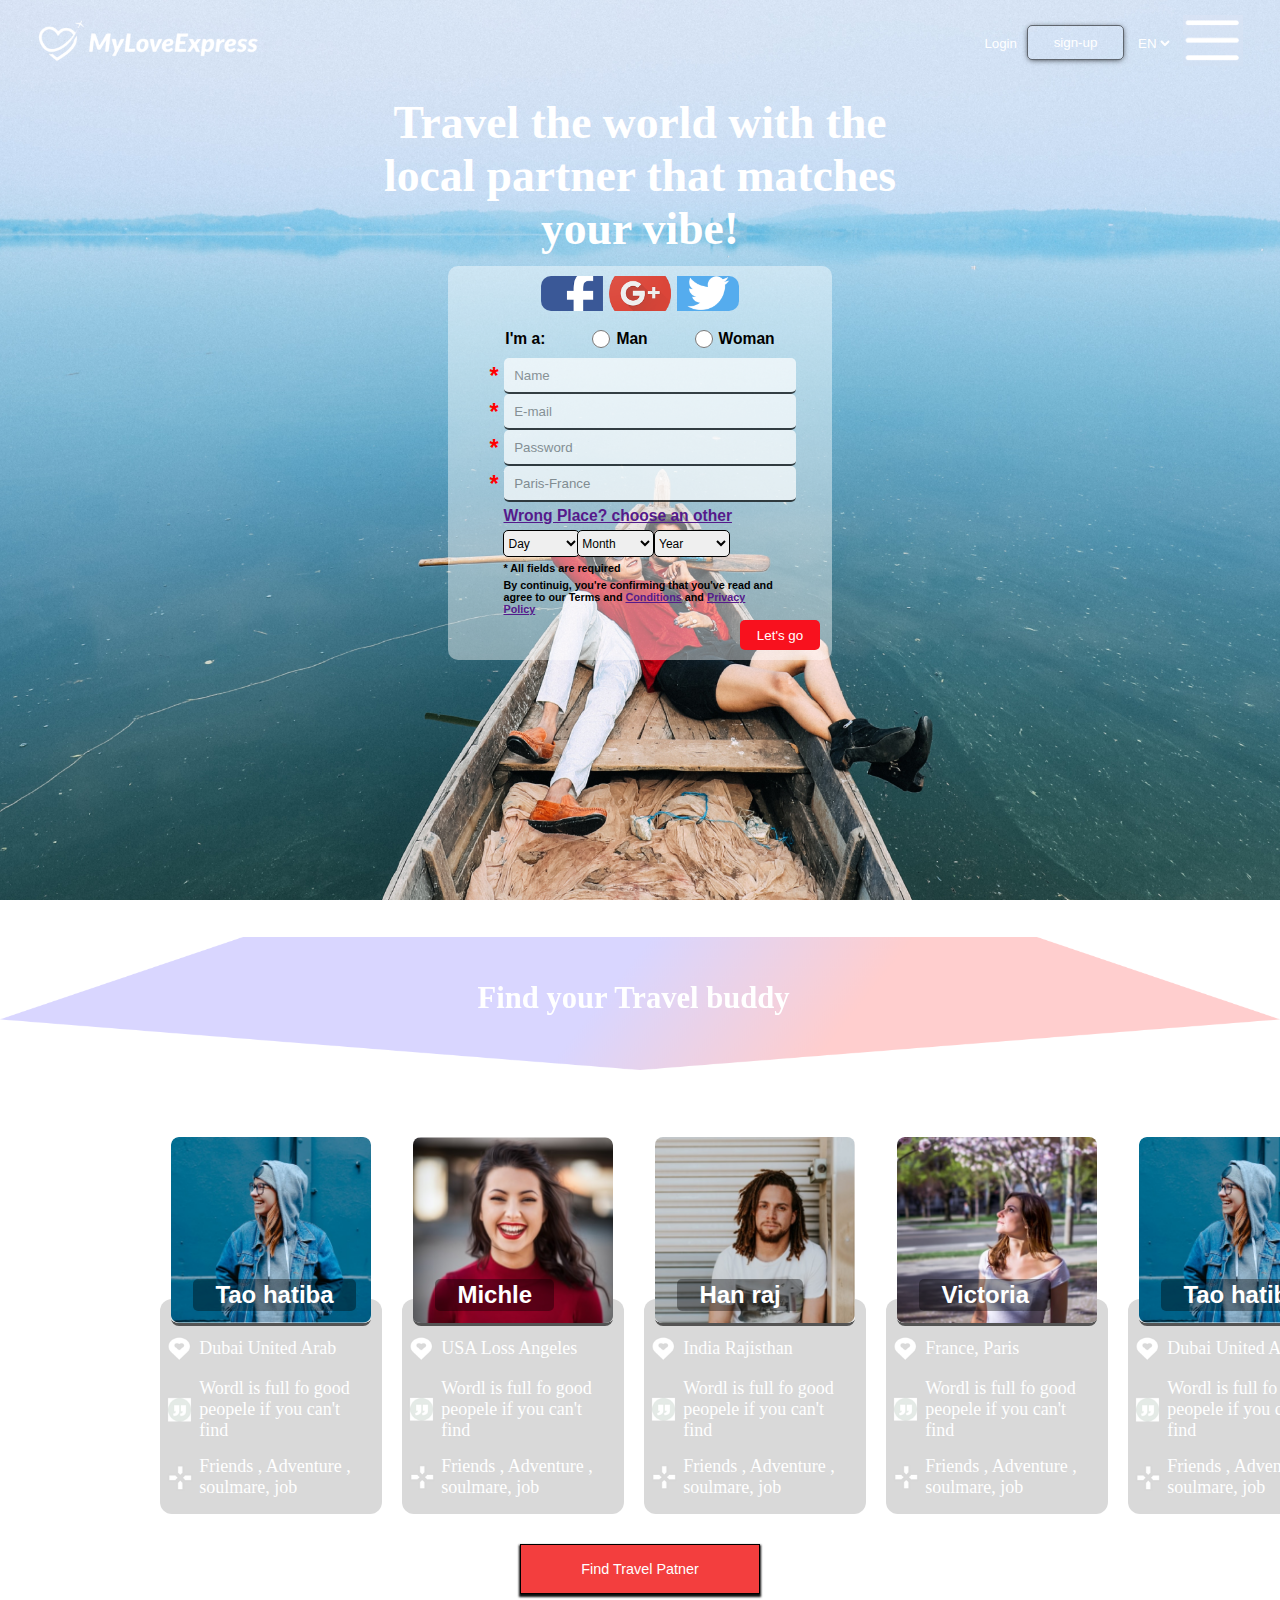
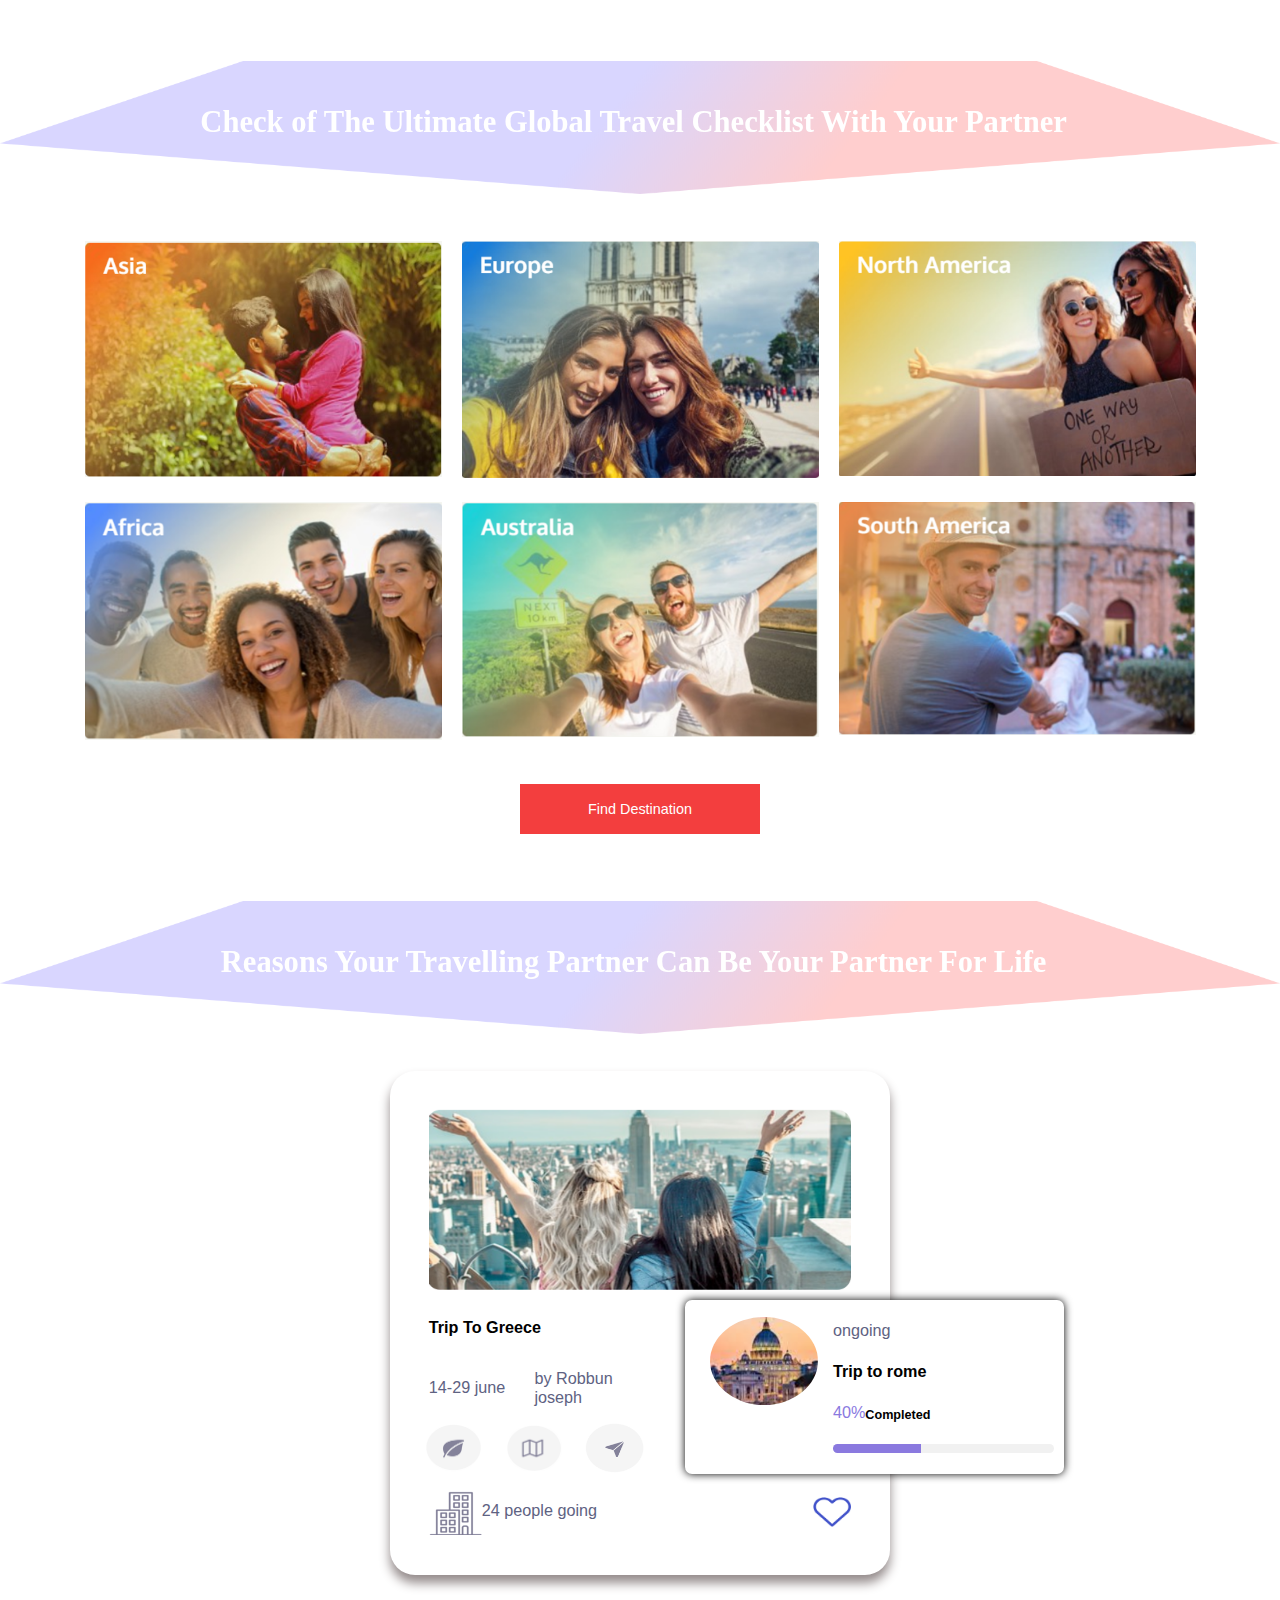
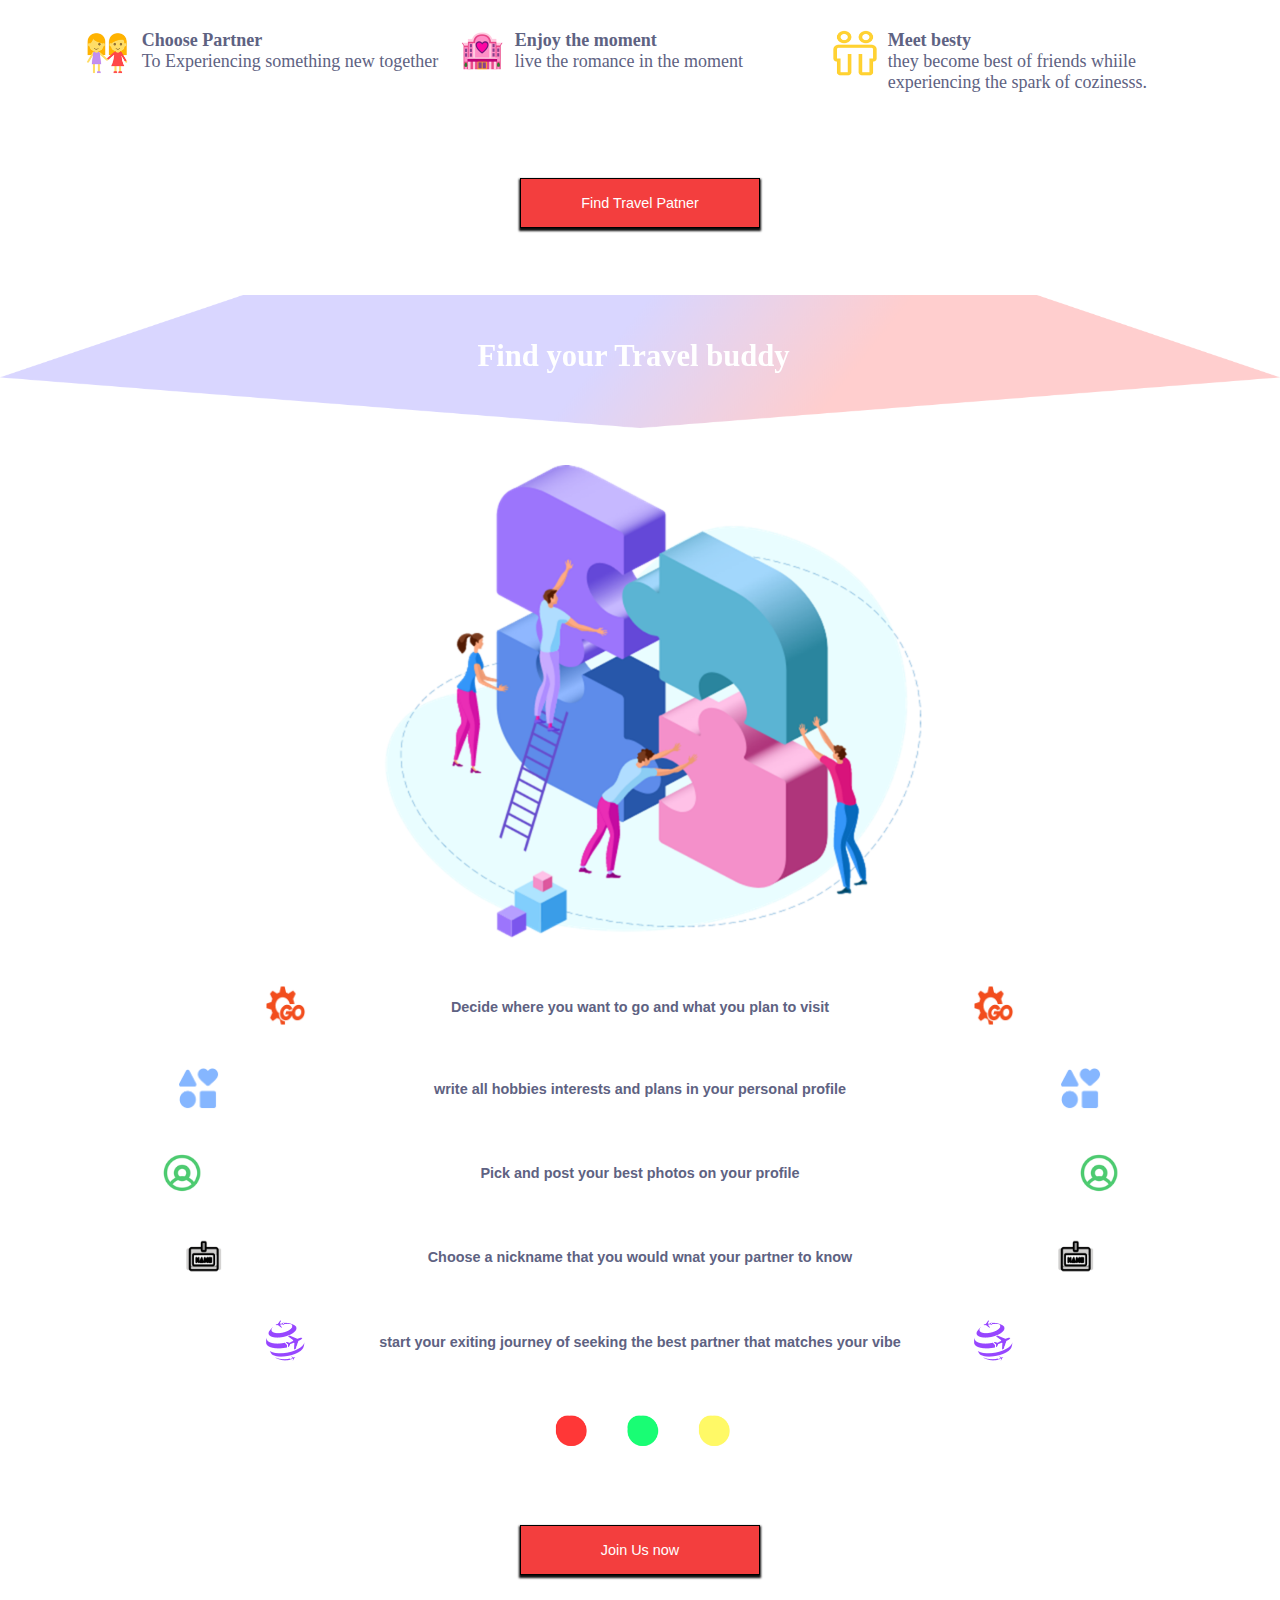
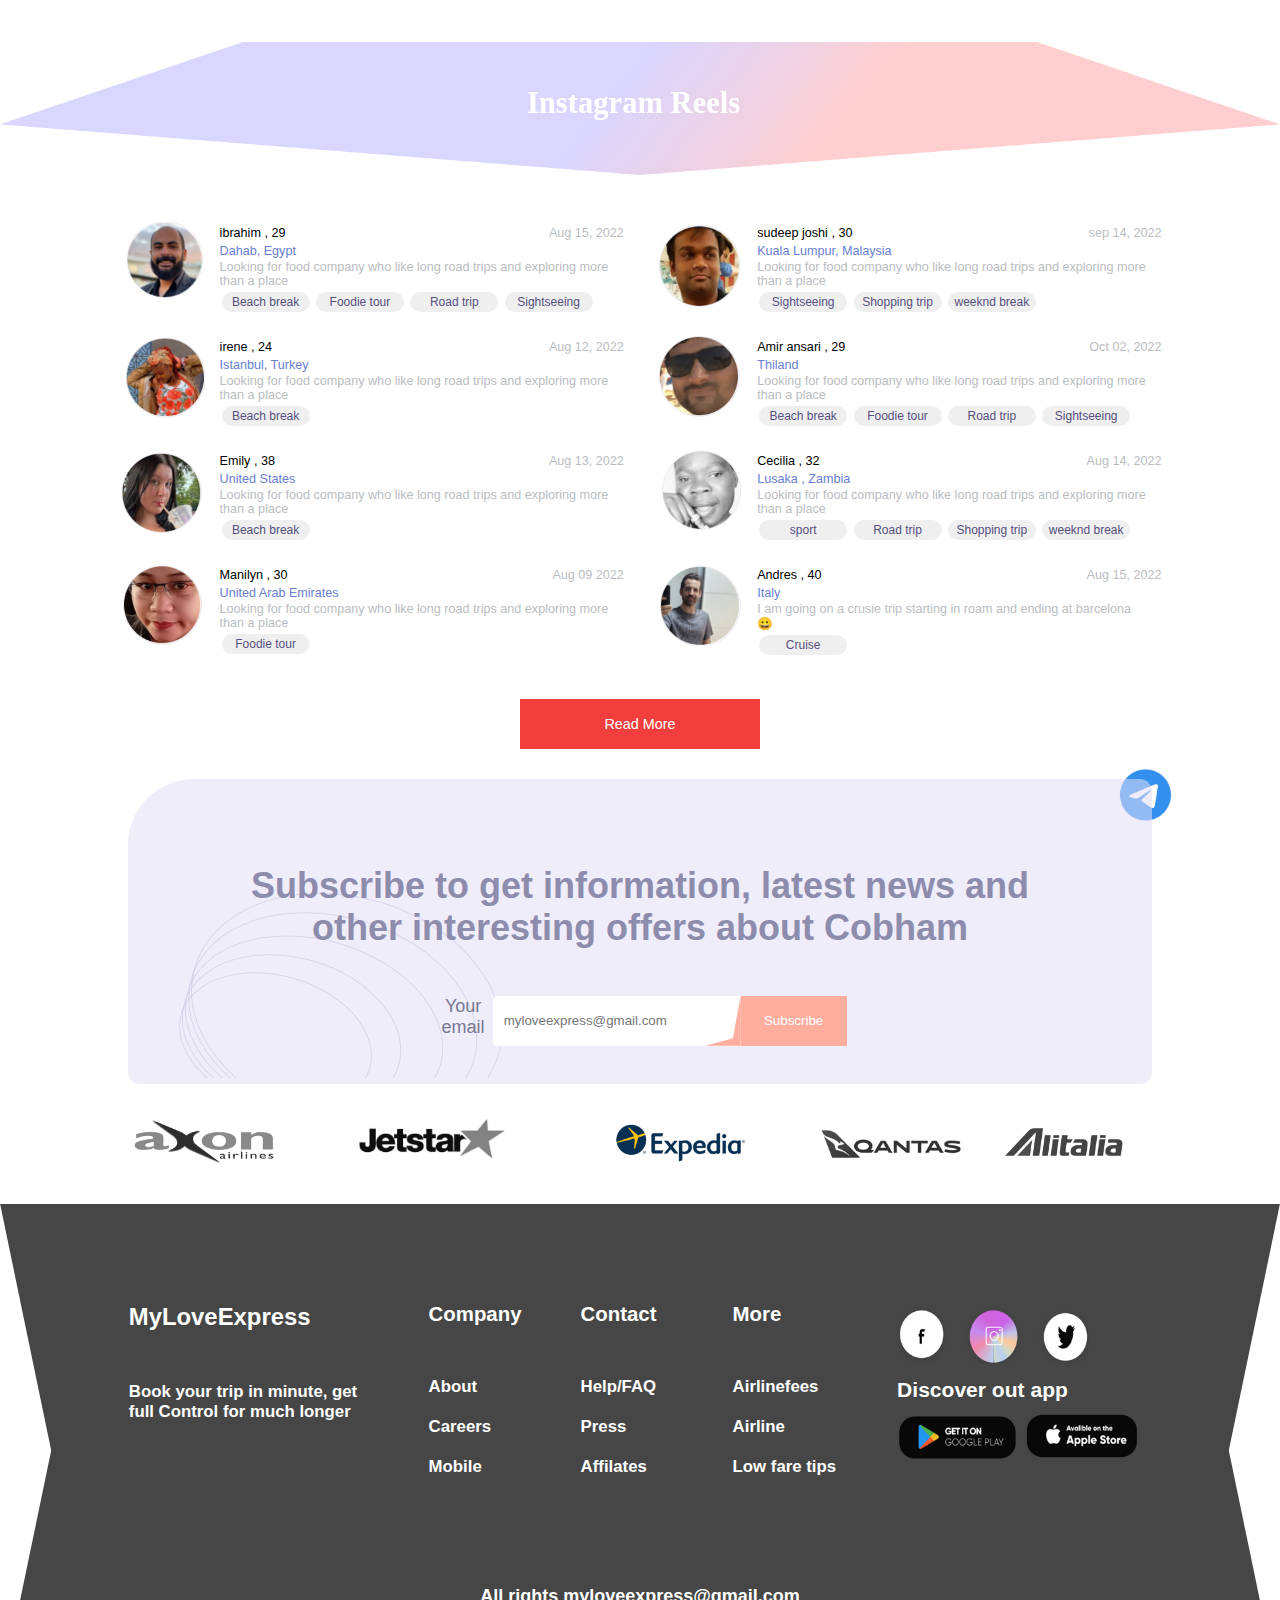
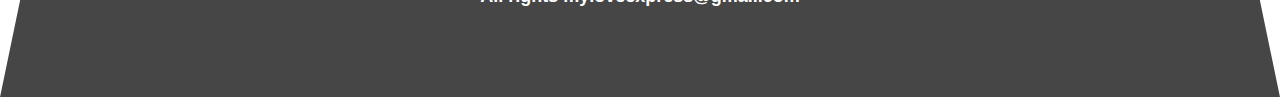
<file: index.html>
<!DOCTYPE html>
<html lang="en">
<head>
    <meta charset="UTF-8">
    <meta http-equiv="X-UA-Compatible" content="IE=edge">
    <meta name="viewport" content="width=device-width, initial-scale=1.0">
    <title>Travel-webpage</title>
    <link rel="stylesheet" href="./assets/css/style.css">
</head>
<body>
    <section id="sec1">
        <nav id="navigation">
            <div id="logo">
                <img src="./assets/images/logo.png" alt="logo" width="250">
            </div>
            <div id="menu">
                <div><button id="login-btn">Login</button> </div>
                <div id="sign-up"><button id="login-btn">sign-up</button></div>
                <div>
                    <select name="lang" id="lang">
                        <option>EN</option>
                    </select>
                </div>
                <div id="ham-menu">
                    <label for="check">
                        <img src="./assets/images/3line-menu.png" alt="hamburger-menu" id="threeline" width="60">
                    </label>
                    <input id="check" type="checkbox">
                    <div id="side-menu">
                            <ul>
                                <li>Home</li>
                                <li>About</li>
                                <li>Career</li>
                                <li>Mobile</li>
                                <li>Help</li>
                            </ul>
                    </div>
                </div>
            </div>
        </nav>
        <div id="title1" class="center-box">
            <h1>Travel the world with the local partner that matches your vibe!</h1>
        </div>
        <div id="form1" class="center-box">
            <form action="">
                <div id="social-links">
                    <img src="./assets/images/social_media.png" alt="facebook-twitter">
                </div>
                <div id="gender-cnt" class="center-box">
                    <div>
                        <label for="gender-detail">I'm a:</label>
                    </div>
                    <div>
                        <input type="radio" name="gender" id="opt-man">
                        <label for="opt-man">Man</label>
                    </div>
                    
                    <div>
                        <input type="radio" name="gender" id="opt-woman">
                        <label for="opt-woman">Woman</label>
                    </div>

                </div>
                <div id="details-cnt">
                    <div id="inp-cnt1">
                        <div class="astrick-cnt">
                            <p>*</p>
                        </div>
                        <div id="inp1-cnt">
                            <input type="text" name="inp-name" id="inp1" placeholder="Name">
                        </div>
                    </div>

                    <div id="inp-cnt2">
                        <div class="astrick-cnt">
                            <p>*</p>
                        </div>
                        <div id="inp2-cnt">
                            <input type="text" name="inp-name" id="inp2" placeholder="E-mail">
                        </div>
                    </div>
                    <div id="inp-cnt3">
                        <div class="astrick-cnt">
                            <p>*</p>
                        </div>
                        <div id="inp3-cnt">
                            <input type="text" name="inp-name" id="inp3" placeholder="Password">
                        </div>
                    </div>
                    <div id="inp-cnt4">
                        <div class="astrick-cnt">
                            <p>*</p>
                        </div>
                        <div id="inp4-cnt">
                            <input type="text" name="inp-name" id="inp4" placeholder="Paris-France">
                        </div>
                    </div>
                </div>
                <div id="link-cnt">
                    <a href="">Wrong Place? choose an other</a>
                </div>
                <div id="date-cnt">
                    <select name="day" id="day-btn" value="Day">
                        <option value="Day0">Day</option>
                    </select>
                    <select name="month" id="day-btn">
                        <option value="Day0">Month</option>
                    </select>
                    <select name="year" id="day-btn">
                        <option value="Day0">Year</option>
                    </select>
                </div>
                <div id="filed-req">
                    <p>* All fields are required</p>
                </div>
                <div id="policy">
                    <p>By continuig, you're confirming that you've read and agree to our Terms and <a href="">Conditions</a> and <a href="">Privacy Policy</a></p>
                </div>
                <div id="submit-cnt">
                    <button>Let's go</button>
                </div>
            </form>
            
        </div>
    </section>

    <section id="sec2">

        <div id="pentagon-head1" class="pentagon-head">
            <div class="pentagon-title"></div>
            <div class="pentagon-text short-para"><h1>Find your Travel buddy</h1></div>
        </div>

        <div id="cards">
            <div id="card1">
                <div class="card-body">
                    <div class="img-cnt">
                        <img src="./assets/images/card1.png" alt="hoody-girl" width="200">
                        <div class="person-name"><h1>Tao hatiba</h1></div>
                    </div>
                    <div class="desc-cnt">
                        <div>
                            <div><img src="./assets/images/location.png" alt="location" width="28"></div>
                            <div><p>Dubai United Arab</p></div>
                        </div>
                        <div>
                            <div><img src="./assets/images/commas.png" alt="comma" width="28"></div>
                            <div><p>Wordl is full fo good peopele if you can't find</p></div>
                        </div>
                        <div>
                            <div><img src="./assets/images/aim.png" alt="aim" width="28"></div>
                            <div><p>Friends , Adventure , soulmare, job</p></div>
                        </div>
                    </div>

                </div>
            </div>

            <div id="card2">
                <div class="card-body">
                    <div class="img-cnt">
                        <img src="./assets/images/card2.png" alt="hoody-girl" width="200" height="189">
                        <div class="person-name"><h1>Michle</h1></div>
                    </div>
                    <div class="desc-cnt">
                        <div>
                            <div><img src="./assets/images/location.png" alt="location" width="28"></div>
                            <div><p>USA Loss Angeles</p></div>
                        </div>
                        <div>
                            <div><img src="./assets/images/commas.png" alt="comma" width="28"></div>
                            <div><p>Wordl is full fo good peopele if you can't find</p></div>
                        </div>
                        <div>
                            <div><img src="./assets/images/aim.png" alt="aim" width="28"></div>
                            <div><p>Friends , Adventure , soulmare, job</p></div>
                        </div>
                    </div>

                </div>
            </div>

            <div id="card3">
                <div class="card-body">
                    <div class="img-cnt">
                        <img src="./assets/images/card3.png" alt="hoody-girl" width="200" height="189">
                        <div class="person-name"><h1>Han raj</h1></div>
                    </div>
                    <div class="desc-cnt">
                        <div>
                            <div><img src="./assets/images/location.png" alt="location" width="28"></div>
                            <div><p>India Rajisthan</p></div>
                        </div>
                        <div>
                            <div><img src="./assets/images/commas.png" alt="comma" width="28"></div>
                            <div><p>Wordl is full fo good peopele if you can't find</p></div>
                        </div>
                        <div>
                            <div><img src="./assets/images/aim.png" alt="aim" width="28"></div>
                            <div><p>Friends , Adventure , soulmare, job</p></div>
                        </div>
                    </div>

                </div>
            </div>

            <div id="card4">
                <div class="card-body">
                    <div class="img-cnt">
                        <img src="./assets/images/card4.png" alt="hoody-girl" width="200" height="189">
                        <div class="person-name"><h1>Victoria</h1></div>
                    </div>
                    <div class="desc-cnt">
                        <div>
                            <div><img src="./assets/images/location.png" alt="location" width="28"></div>
                            <div><p>France, Paris</p></div>
                        </div>
                        <div>
                            <div><img src="./assets/images/commas.png" alt="comma" width="28"></div>
                            <div><p>Wordl is full fo good peopele if you can't find</p></div>
                        </div>
                        <div>
                            <div><img src="./assets/images/aim.png" alt="aim" width="28"></div>
                            <div><p>Friends , Adventure , soulmare, job</p></div>
                        </div>
                    </div>

                </div>
            </div>

            <div id="card5">
                <div class="card-body">
                    <div class="img-cnt">
                        <img src="./assets/images/card1.png" alt="hoody-girl" width="200">
                        <div class="person-name"><h1>Tao hatiba</h1></div>
                    </div>
                    <div class="desc-cnt">
                        <div>
                            <div><img src="./assets/images/location.png" alt="location" width="28"></div>
                            <div><p>Dubai United Arab</p></div>
                        </div>
                        <div>
                            <div><img src="./assets/images/commas.png" alt="comma" width="28"></div>
                            <div><p>Wordl is full fo good peopele if you can't find</p></div>
                        </div>
                        <div>
                            <div><img src="./assets/images/aim.png" alt="aim" width="28"></div>
                            <div><p>Friends , Adventure , soulmare, job</p></div>
                        </div>
                    </div>

                </div>
            </div>

            
        </div>
        <div class="find-btn">
            <button id="red-btn-1">Find Travel Patner</button>
        </div>

    </section>

    
    <section id="sec3">

        <div id="pentagon-head2" class="pentagon-head">
            <div class="pentagon-title"></div>
            <div class="pentagon-text long-para"><h1>Check of The Ultimate Global Travel Checklist With Your Partner</h1></div>
            <!-- <p align="center">make your vacation a exciting and unforgetable experience</p> -->
        </div>

        <div id="cards-cnt">
            
            <div class="card2">
                <img src="./assets/images/img1.png" alt="image1">
            </div>
            <div class="card2">
                <img src="./assets/images/img2.png" alt="image2">
            </div>
            <div class="card2">
                <img src="./assets/images/img3.png" alt="image3">
            </div>
            <div class="card2">
                <img src="./assets/images/img4.png" alt="image4">
            </div>
            <div class="card2">
                <img src="./assets/images/img5.png" alt="image5">
            </div>
            <div class="card2">
                <img src="./assets/images/img6.png" alt="image6">
            </div>
        </div>

        <div class="find-btn">
            <button id="red-btn-2">Find Destination</button>
        </div>
    </section>

    <section id="sec4">
        <!-- <img src="./assets/images/img7.svg" alt="image"> -->
        
        <div id="pentagon-head3" class="pentagon-head ">
            <div class="pentagon-title"></div>
            <div class="pentagon-text long-para lp2"><h1>Reasons Your Travelling Partner Can Be Your Partner For Life</h1></div>
        </div>

        <div id="card41-cnt" class="center-box">
            <div>
                <img src="./assets/images/img51.png" alt="having-fun" width="100%">
            </div>
            <div>
                <div><h2>Trip To Greece</h2></div>
                <div>
                    <div><p>14-29 june</p></div>
                    <div><p>by Robbun joseph</p></div>
                </div>

                <div>
                    <div>
                        <img src="./assets/images/leaf.png" alt="leaf">
                    </div>
                    
                    <div>
                        <img src="./assets/images/pages.png" alt="pages">
                    </div>

                    <div>
                        <img src="./assets/images/plane.png" alt="plane">
                    </div>
                </div>    
                
            </div>

            <div class="space-btw flex-box">
                <div class="flex-box">
                    <div>
                        <img src="./assets/images/building.png" alt="building">
                    </div>
                    <div class="center-align flex-box">
                        <p>24 people going</p>
                    </div>
                </div>
                <div>
                    <img src="./assets/images/Path 750.png" alt="blue-heart" width="38">
                </div>

            </div>

            <div id="floating-card">
                <div>
                    <img src="./assets/images/castle.png" alt="castle">
                </div>
                <div>
                    <div>
                        <p>ongoing</p>
                    </div>
                    <div>
                        <h2>Trip to rome</h2>
                    </div>
                    <div id="prog-details">
                        <p>40%</p>
                        <h3>Completed</h3>
                    </div>
                    <div id="progress">
                        <div></div>
                    </div>
                </div>
            </div>

        </div>

        <div id="s3-details" class="center-box flex-box">
            <div>
                <div>
                    <img src="./assets/images/girls.png" alt="gi" width="50">
                </div>
                <div >
                    <p><b>Choose Partner</b></p>
                    <p>To Experiencing something new together</p>
                </div>
            </div>

            <div>
                <div>
                    <img src="./assets/images/pink-building.png" alt="together-logo" width="50">
                </div>
                <div >
                    <p><b>Enjoy the moment</b></p>
                    <p>live the romance in the moment</p>
                </div>
            </div>

            <div>
                <div>
                    <img src="./assets/images/ytogether.png" alt="together-logo" width="50">
                </div>
                <div >
                    <p><b>Meet besty</b></p>
                    <p>they become best of friends whiile experiencing the spark of cozinesss.</p>
                </div>
            </div>
        </div>
        <div class="find-btn">
            <button id="red-btn-3">Find Travel Patner</button>
        </div>

    </section>

    <section id="sec5">
        <div id="pentagon-head4" class="pentagon-head">
            <div class="pentagon-title"></div>
            <div class="pentagon-text short-para"><h1>Find your Travel buddy</h1></div>
        </div>

        <div id="sec5back">
            <img src="./assets/images/se6-back.png" alt="xyz" width="50%">
        </div>

        <div id="sec5-desc" class="center-box">
            <div id="go">
                <div>
                    <img src="./assets/images/go.png" alt="go-image" width="40">
                </div>
                <div>
                    <p><b>Decide where you want to go and what you plan to visit</b></p>
                </div>
                <div>
                    <img src="./assets/images/go.png" alt="go-image" width="40">
                </div>
            </div>

            <div id="shape">
                <div>
                    <img src="./assets/images/shapes.png" alt="go-image" width="40">
                </div>
                <div>
                    <p><b>write all hobbies interests and plans in your personal profile</b></p>
                </div>
                <div>
                    <img src="./assets/images/shapes.png" alt="go-image" width="40">
                </div>
            </div>

            <div id="usesr">
                <div>
                    <img src="./assets/images/user.png" alt="go-image" width="45">
                </div>
                <div>
                    <p><b>Pick and post your best photos on your profile</b></p>
                </div>
                <div>
                    <img src="./assets/images/user.png" alt="go-image" width="45">
                </div>
            </div>

            <div id="radio">
                <div>
                    <img src="./assets/images/radio.png" alt="go-image" width="50">
                </div>
                <div>
                    <p><b>Choose a nickname that you would wnat your partner to know</b></p>
                </div>
                <div>
                    <img src="./assets/images/radio.png" alt="go-image" width="50">
                </div>
            </div>

            <div id="candy">
                <div>
                    <img src="./assets/images/bluecandy.png" alt="go-image" width="40">
                </div>
                <div>
                    <p><b>start your exiting journey of seeking the best partner that matches your vibe</b></p>
                </div>
                <div>
                    <img src="./assets/images/bluecandy.png" alt="go-image" width="40">
                </div>
            </div>
            <div id="rgb-circles">
                <img src="./assets/images/rgb-circles.png" alt="rgb circles" width="200">
            </div>
        </div>
        <div class="find-btn">
            <button id="red-btn-4">Join Us now</button>
        </div>
    </section>

    <section id="sec6">
        <div id="pentagon-head1" class="pentagon-head">
            <div class="pentagon-title"></div>
            <div class="pentagon-text insta-reels"><h1>Instagram Reels</h1></div>
        </div>

        <div id="body-cnt" class="center-box"> 
            <div id="instafeed-cnt1" class="card-cnt ">
                <div id="card1-img">
                    <img src="./assets/images/if-img1.png" alt="display pic" width="90">
                </div>
                <div id="card1-desc" class="card-desc">
                        <div class="black-heading">
                            <div class="left-head"><p> ibrahim , 29</p></div>
                            <div class="right-head"><p>Aug 15, 2022</p></div>
                        </div>
                        <div class="blue-heading"><p>Dahab, Egypt</p></div>
                        <div class="desc"><p>Looking for food company who like long road trips and exploring more than a place</p></div>
                        <div class="btn-container">
                            <button>Beach break</button>
                            <button>Foodie tour</button>
                            <button>Road trip</button>
                            <button>Sightseeing</button>
                        </div>
                </div>
            </div>

            <div id="instafeed-cnt2" class="card-cnt">
                <div id="card2-img">
                    <img src="./assets/images/if-img2.png" alt="display pic" width="90">
                </div>
                <div id="card2-desc" class="card-desc">
                        <div class="black-heading">
                            <div class="left-head"><p> sudeep joshi , 30</p></div>
                            <div class="right-head"><p>sep 14, 2022</p></div>
                        </div>
                        <div class="blue-heading"><p>Kuala Lumpur, Malaysia</p></div>
                        <div class="desc"><p>Looking for food company who like long road trips and exploring more than a place</p></div>
                        <div class="btn-container">
                            <button>Sightseeing</button>
                            <button>Shopping trip</button>
                            <button>weeknd break</button>
                            <!-- <button>Sightseeing</button> -->
                        </div>
                </div>
            </div>

            <div id="instafeed-cnt3" class="card-cnt ">
                <div id="card3-img">
                    <img src="./assets/images/if-img3.png" alt="display pic" width="90">
                </div>
                <div id="card3-desc" class="card-desc">
                        <div class="black-heading">
                            <div class="left-head"><p> irene , 24</p></div>
                            <div class="right-head"><p>Aug 12, 2022</p></div>
                        </div>
                        <div class="blue-heading"><p>Istanbul, Turkey</p></div>
                        <div class="desc"><p>Looking for food company who like long road trips and exploring more than a place</p></div>
                        <div class="btn-container">
                            <button>Beach break</button>
                            
                        </div>
                </div>
            </div>

            <div id="instafeed-cnt4" class="card-cnt ">
                <div id="card4-img">
                    <img src="./assets/images/if-img4.png" alt="display pic" width="90">
                </div>
                <div id="card4-desc" class="card-desc">
                        <div class="black-heading">
                            <div class="left-head"><p> Amir ansari , 29</p></div>
                            <div class="right-head"><p>Oct 02, 2022</p></div>
                        </div>
                        <div class="blue-heading"><p>Thiland</p></div>
                        <div class="desc"><p>Looking for food company who like long road trips and exploring more than a place</p></div>
                        <div class="btn-container">
                            <button>Beach break</button>
                            <button>Foodie tour</button>
                            <button>Road trip</button>
                            <button>Sightseeing</button>
                        </div>
                </div>
            </div>

            <div id="instafeed-cnt5" class="card-cnt ">
                <div id="card5-img">
                    <img src="./assets/images/if-img5.png" alt="display pic" width="90">
                </div>
                <div id="card5-desc" class="card-desc">
                        <div class="black-heading">
                            <div class="left-head"><p> Emily , 38</p></div>
                            <div class="right-head"><p>Aug 13, 2022</p></div>
                        </div>
                        <div class="blue-heading"><p>United States</p></div>
                        <div class="desc"><p>Looking for food company who like long road trips and exploring more than a place</p></div>
                        <div class="btn-container">
                            <button>Beach break</button>
                            
                        </div>
                </div>
            </div>

            <div id="instafeed-cnt6" class="card-cnt ">
                <div id="card6-img">
                    <img src="./assets/images/if-img6.png" alt="display pic" width="90">
                </div>
                <div id="card1-desc" class="card-desc">
                        <div class="black-heading">
                            <div class="left-head"><p> Cecilia , 32</p></div>
                            <div class="right-head"><p>Aug 14, 2022</p></div>
                        </div>
                        <div class="blue-heading"><p>Lusaka , Zambia</p></div>
                        <div class="desc"><p>Looking for food company who like long road trips and exploring more than a place</p></div>
                        <div class="btn-container">
                            <button>sport </button>
                            <button>Road trip</button>
                            <button>Shopping trip</button>
                            <button>weeknd break</button>
                        </div>
                </div>
            </div>

            <div id="instafeed-cnt7" class="card-cnt ">
                <div id="card7-img">
                    <img src="./assets/images/if-img7.png" alt="display pic" width="90">
                </div>
                <div id="card7-desc" class="card-desc">
                        <div class="black-heading">
                            <div class="left-head"><p> Manilyn , 30</p></div>
                            <div class="right-head"><p>Aug 09 2022</p></div>
                        </div>
                        <div class="blue-heading"><p>United Arab Emirates</p></div>
                        <div class="desc"><p>Looking for food company who like long road trips and exploring more than a place</p></div>
                        <div class="btn-container">
                            <button>Foodie tour</button>
                            
                        </div>
                </div>
            </div>

            <div id="instafeed-cnt8" class="card-cnt ">
                <div id="card8-img">
                    <img src="./assets/images/if-img8.png" alt="display pic" width="90">
                </div>
                <div id="card8-desc" class="card-desc">
                        <div class="black-heading">
                            <div class="left-head"><p> Andres , 40</p></div>
                            <div class="right-head"><p>Aug 15, 2022</p></div>
                        </div>
                        <div class="blue-heading"><p>Italy</p></div>
                        <div class="desc"><p>I am going on a crusie trip starting in roam and ending at barcelona</p><p>&#128512;</p></div>
                        <div class="btn-container">
                            <button>Cruise</button>
                            
                        </div>
                </div>
            </div>

        </div>

        <div class="find-btn">
            <button id="red-btn-5" name="read-more" class="light-btn">Read More</button>
        </div>
        
    </section>

    <section id="sec7">
        <div id="subscribe-form-cnt" class="center-box">
            <div class="center-box">
                <div id="form-head">
                    <h1>Subscribe to get information, latest news and other interesting offers about Cobham</h1>
                </div>         
                    <form id="form2">
                        <div id="form-body">   
                            <div>
                                <p>Your email</p>
                            </div>
                            <div>
                                <div>
                                    <input type="email" placeholder="myloveexpress@gmail.com">
                                </div>
                                <div id="stylish-edge">

                                </div>
                                <div>
                                    <input type="submit" name="subscribe" id="subscribe-btn" value="Subscribe">
                                </div>
                                
                            </div>
                        </div>
                    </form>
                </div>
                <div id="logo-cnt">
                    <img src="./assets/images/telegram.png" alt="telegram-logo" width="54">
                </div>
            
            <div id="main-cnt">
                <div id="circle-cnt">
                    <div id="cir1"></div>
                    <div id="cir2"></div>
                    <div id="cir3"></div>
                    <div id="cir4"></div>
                    <div id="cir5"></div>
                </div>
            </div>
            
            </div>
        </div>

    </section>

    <section id="sec7">
        <div id="banner">
            <div>
                <img src="./assets/images/axon.png" alt="axon" width="75%">
            </div>
            <div>
                <img src="./assets/images/jetstar.png" alt="jetstar" width="75%">
            </div>
            <div>
                <img src="./assets/images/expedia.png" alt="expedia" width="80%">
            </div>
            <div>
                <img src="./assets/images/quantas.png" alt="quantas" width="86%">
            </div>
            <div>
                <img src="./assets/images/alitia.png" alt="alitia" width="80%">
            </div>
        </div>
    </section>

    <footer id="sec8">
        <div id="ft-body" class="center-box">
            <div id="col1">
                <ul>
                    <li><h3>MyLoveExpress</h3></li>
                    <li>Book your trip in minute, get full Control for much longer</li>
                </ul>
            </div>
            <div id="col2">
                <ul>
                    <li><b>Company</b></li>
                    <li>About</li>
                    <li>Careers</li>
                    <li>Mobile</li>
                </ul>
            </div>
            <div id="col3">
                <ul>
                    <li><b>Contact</b></li>
                    <li>Help/FAQ</li>
                    <li>Press</li>
                    <li>Affilates</li>
                </ul>
            </div>
            <div id="col4">
                <ul>
                    <li><b>More</b></li>
                    <li>Airlinefees</li>
                    <li>Airline</li>
                    <li>Low fare tips</li>
                </ul>
            </div>
            <div id="col5">
                <div id="stores-img">
                    <img src="./assets/images/social-media2.png" alt="facebook-twitter" width="192">
                </div>
                <div><h3>Discover out app</h3></div>
                <div>
                    <img src="./assets/images/play-store.png" alt="play-store" width="122">
                    <img src="./assets/images/apple-store.png" alt="apple-store" width="118">
                </div>
            </div>
        </div>
        <div id="copyright-cnt">
            <p><b>All rights myloveexpress@gmail.com</b></p>
        </div>
    </footer>
</body>
</html>
</file>
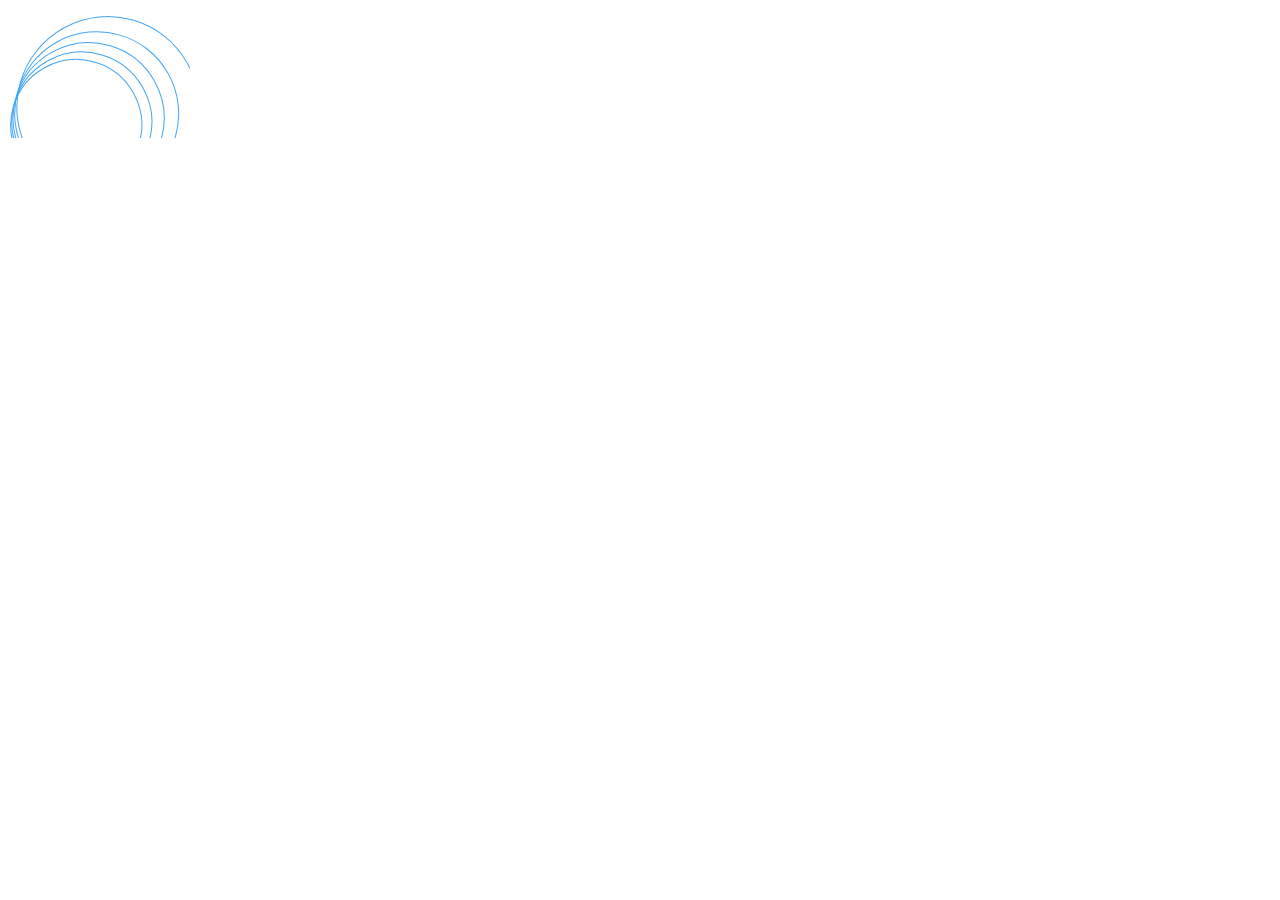
<file: component.html>
<!DOCTYPE html>
<html lang="en">
<head>
    <meta charset="UTF-8">
    <meta http-equiv="X-UA-Compatible" content="IE=edge">
    <meta name="viewport" content="width=device-width, initial-scale=1.0">
    <title>cards</title>
    <style>
        /* #circle-cnt{
            position: relative;
        }
        #circle-cnt div {
            border: 1px solid #42A5F5;
            border-radius: 72% 97%;
            transform: rotate(332deg);
        } */
        /* #cir1{
            height: 100px;
            width: 100px;
            position: absolute;
        }
        #cir2 {
            height: 100px;
            width: 122px;
            left: -6px;
            top: -5px;
            position: absolute;
        }
        #cir3 {
            height: 101px;
            width: 141px;
            top: -8px;
            left: -5px;
            position: absolute;
        }
        #cir4 {
            height: 100px;
            width: 170px;
            left: -12px;
            top: -13px;
            position: absolute;
        }
        #cir5 {
            height: 101px;
            width: 190px;
            left: -13px;
            top: -15px;
            position: absolute;
        } */

        #main-cnt{
            position: relative;
            height: 130px;
            width: 182px;
            overflow: hidden;
        }

        #circle-cnt{
            position: absolute;
            transform: rotate(286deg);
            width: 202px;
            height: 180px;
        }
        #circle-cnt div {
            border: 1px solid #42A5F5;
            border-radius: 50%;
            position: absolute;
        }

        #cir1{
            height: 130px;
            width: 130px;
        }
        #cir2 {
            height: 139px;
            width: 139px;
        }
        #cir3 {
            height: 150px;
            width: 150px;
        }
        #cir4 {
            height: 163px;
            width: 163px;
        }
        #cir5 {
            height: 181px;
            width: 181px;            
        }

    </style>
</head>
<body>
    <div id="main-cnt">
        <div id="circle-cnt">
            <div id="cir1"></div>
            <div id="cir2"></div>
            <div id="cir3"></div>
            <div id="cir4"></div>
            <div id="cir5"></div>
        </div>
    </div>
</body>
</html>
</file>
<file: assets/css/style.css>
/* Div structure [ uncomment to reveal ] */  

/* section{
    border: 1px solid red;
}
div{
    border:1px solid blue;
} */

/* end */

/* //// ****** main css ******* //// */

/* main body and classes */
*{
    padding: 0;
    margin: 0;
    box-sizing: border-box;
}
html{
    font-size: 12px;
}
body{
    min-width: 371px;
}
p {
    font-size: 1.5em;
}
input{
    width: 100%;
    outline: none;
}
.center-box{
    margin: 0 auto;
}
.astrick-cnt{
    width: 20px;
    display: flex;
    justify-content: center;
    align-items: center;
    color: red;
}
.space-btw{
    justify-content: space-between;
}
.flex-box{
    display: flex;
}
.center-align{
    align-items: center;
}
.justify-center{
    justify-content: center;
}
.half-box{
    width: 50%;
}
.pentagon-head{
    position:relative;
}
.pentagon-head .pentagon-text{
    position: absolute;
}
.pentagon-text{
    width: 75%;
    bottom: 44%;
    left: 12%;
    text-align: center;
    color: white;
    font-size: 1.5rem;
}
.pentagon-text h1 {
    font-size: 1.7em;
}
/* end */

/* section 1 */
#navigation{
    height: 85px;
    margin: 0 auto;
    width: 95%;
}
#navigation,#navigation>div{
    display: flex;
    justify-content: space-between;
    align-items: center;
}
#navigation div#menu{
    font-size: 1.3em;
    width: fit-content;
    text-align: center;
    color: white;
}
div#menu div{
    margin: auto 5px;
}
#menu>div button{
    color: white;
    background: none;
    border: none;
}
#navigation div#menu select{
    background: none;
    border: none;
    color: white;
}
#sign-up{
    border: 1.5px solid #0000008c;
    width: 20%;
    height: 35px;
    border-radius: 5px;
    display: flex;
    align-items: center;
    justify-content: center;
    min-width: 97px;
    box-shadow: 0px 1px 6px -2px black;
}
#threeline{
    min-width: 50px;
}
#social-links{
    text-align: center;
}
#social-links img{
    height: 35px;
    width: 53%;
    border-radius: 10px;
    margin: 5px 0;
    object-fit: cover;
}
#sec1{
    background-image: url(../images/back2.png);
    background-size: cover;
    background-position: center;
    height: 100vh;   
}
#title1{
    font-size: 1.9rem;
    width: 566px;
    color: white;
    text-align: center;
    margin: 11px auto;
}
#form1{
    width: 30%;
    font-size: 1.3rem;
    font-weight: 600;
    min-width: 295px;
    background: #ffffff70;
    border-radius: 10px;
    padding: 5px;
    font-family: sans-serif;
}
/* #form1 form>div,#filed-req{
    margin: 10px auto;
} */

#form1 form div#link-cnt, #date-cnt, #filed-req, #policy {
    width: 73%;
    margin: 5px auto;
}
#gender-cnt{
    display: flex;
    justify-content: space-around;
    width: 83%;
}
#gender-cnt>div{
    display: flex;
    margin: 10px auto;
}
#gender-cnt>div input{
    border: none;
    width: 20px;
    margin: 0 5px;
}
#details-cnt>div{
    display: flex;
    justify-content: center;
}
#details-cnt>div div:nth-child(2){
    width: 78%;
}
#details-cnt input{
    height: 36px;
    border-radius: 5px;
    padding: 10px;
    border: none;
    border-bottom: 2px solid black;
    opacity: 0.7;
}
#date-cnt select{
    height: 27px;
    border-radius: 5px;
    border: 1.4px solid black;
    width: 28%;
    font-size: 1rem;
}
#date-cnt select:nth-child(2) {
    margin: 0 -4px 0 -7px;
}
#submit-cnt{
    display: flex;
    justify-content: end;
}
#submit-cnt>button{
    width: 80px;
    height: 30px;
    border-radius: 5px;
    border: none;
    background: #f8111e;
    color: white;
    margin: 0px 7px 5px 0px;
}
#filed-req{
    font-size: 0.6rem;
}
#policy{
    font-size:0.6rem;
}
.desc-cnt{
    padding: 6px;
    background: #d9d9d9;
    border-radius: 12px;
    padding-top: 25px;
}
.desc-cnt div {
    display: flex;
    align-items: center;
    margin: 5px 0;
    margin-right: 5px;
}
.card-body{
    width: 222px;
    color: white;
    border-radius: 5px;
    margin: 0 10px;
}
.card-body>div.img-cnt{
    text-align: center;
    transform: translateY(30px);
    position: relative;
    font-family: sans-serif;
}
.person-name{
    position: absolute;
    left: 33px;
    bottom: 18px;
    padding: 1% 10%;
    background: #0000005e;
    border-radius: 5px;
    border: none;
}
/* end */

/* section 2 */
div.img-cnt img {
    border-radius: 8px;
    border-bottom: 3px solid #0000009c;
}
#cards{
    display: flex;
    justify-content: center;
    margin-left:18%;
}
.find-btn{
    text-align: center;
}
.find-btn button{
    font-size: 1.2em;
    color: white;
    height: 50px;
    width: 240px;
    background: #f33e3e;
    margin: 30px 0px;
    box-shadow: 0px 2px 2px 1px #0e0e0e;
    border: 1px solid black;
}
#red-btn-2,#red-btn-5{
    border:none;
    box-shadow: none;
}
.pentagon-title {
	position: relative;
    height: 207px;
    background-image: linear-gradient(243deg,#ffcece 34%,#d9d6ff 53%);
    clip-path: polygon( 50% 0, 100% 38%, 81% 100%, 19% 100%, 0 38%);
	transform:rotateX(130deg);
}
/* end */

/* section 3 */
#cards-cnt{
    display: flex;
    flex-wrap: wrap;
    justify-content: center;
}
.card2 img {
    width: 357px;
    margin: 10px;
}
/* end */

/* section 4 */
#card41-cnt{
    width: 39%;
    position: relative;
    min-width: 330px;
    box-shadow: 0px 8px 11px 0px #948b8b;
}
#card41-cnt{
    padding: 3%;
    border-radius: 25px;
    font-size: 0.9rem;
    color: #5e6282;
    font-family: sans-serif;
}
#card41-cnt h2{
    color: black;
}
#card41-cnt>div:nth-child(2){
    width: 50%;
}
#card41-cnt>div:nth-child(2) div{
    height: 50px;
    display: flex;
    align-items: center;
    margin: 5% 0;
}
#card41-cnt>div:nth-child(2)>div:nth-child(2){
    display: flex;
    justify-content: space-between;
    width: 100%;
}
#card41-cnt>div:nth-child(2)>div:nth-child(2) div{
    width: 50%;
}
#card41-cnt>div:nth-child(2)>div:nth-child(3){
    display: flex;
    justify-content: space-between;
}
#card41-cnt>div:nth-child(2)>div:nth-child(3) div{
    border-radius: 30px;
    width: 50px;
    display: flex;
    justify-content: center;
    text-align: center;
}
#card41-cnt>div:nth-child(2)>div:nth-child(3) img{
    width: 59px;
}
#prog-details{
    display: flex;
    align-items: flex-end;
}
#prog-details>p{
    color:#8a79df;
}
#prog-details>h3{
    color:black;
}
#floating-card>div img{
    border-radius: 50%;
    height: 88px;
    width: 108px;
    margin: 7px 15px;
}
#floating-card>div:nth-child(2){
    width: 100%;
    display: flex;
    flex-direction: column;
    justify-content: space-around;
}
#floating-card {
    display: flex;
    width: 76%;
    height: 174px;
    padding: 2%;
    box-shadow: 0 0 8px 0px black;
    border-radius: 7px;
    position: absolute;
    left: 59%;
    bottom: 20%;
    background: white;
}
#progress{
    width: 100%;
    height: 9px;
    border-radius: 44px;
    overflow: hidden;
    background: #f1f1f1;
    
}
#progress>div{
    width: 40%;
    height: 9px;
    background-color: #8a79df;
}
#s3-details{
    margin:4% auto;
    justify-content: center;
}
#s3-details>div{
    display: flex;
    width: 373px;
}
#s3-details>div>div{
    padding: 1%;
    color: #5e6282;
}
/* end */

/* section 5 */
#sec5back{
    display: flex;
    justify-content: center;
}
#sec5back>img:first-child{
    min-width: 371px;
}
#sec5-desc{
    width: 80%;
    font-family: sans-serif;
    font-size: 0.8em;
    color: #5e6282;
}
#sec5-desc>div{
    display: flex;
    margin: 4% auto;
    align-items: center;
    justify-content: space-between;
    width: 94%;
}
#sec5-desc div#go,#sec5-desc #candy {
    width: 73%;
}
#sec5-desc div#shape,#sec5-desc #radio {
    width: 90%;
}
#sec5-desc #rgb-circles{
    justify-content: center;
}
/* end */

/*  section 7 */
#form-2{
    background: transparent;
}
#subscribe-form-cnt{
    width: 80%;
    padding: 3%;
    border-radius: 12px;
    border-top-left-radius: 66px;
    text-align: center;
    background: #e4def88a;
    position: relative;
    font-family: sans-serif;
}
#form-body>div:first-child{
    width: 60px;
    color: #767895;
}
.center-box{
    margin:0 auto;
}
div#subscribe-form-cnt>div {
    width: 83%;
}
div#subscribe-form-cnt #logo-cnt{
    width: fit-content;
    position: absolute;
    top: -10px;
    right: -2%;
    z-index: -1;
}
#form-body{
    display: flex;
    justify-content: center;
}
#form-body div input{
    height: 50px;
    border-radius: 5px;
    border: none;
}
#form-body>div:first-child+div{
    width: 45%;
    display: flex;
    background: white;
    border-radius: 5px;
    min-width: 282px;
}
input#subscribe-btn {
    width: 100%;
    background: #ffad9e;
    color: white;
    border-radius: 5px;
}
input[type="email"]{
    width: 100%;
    padding: 0 5%;
}
#form-body>div:first-child+div div:first-child{
    width: 60%;
}
#form-body>div:first-child+div div:first-child+div+div{
    width: 30%;
    background: #ffad9e;
}
#stylish-edge{
    width: 10%;
    background: #ffad9e;
    clip-path: polygon(99% 3%, 100% 0, 100% 100%, 0 100%, 78% 85%);
    margin: 0 -0.2px 0 0;
}
div#form-head {
    margin: 6% 0;
    font-size: 1.5rem;
    color: #8d8cad;
}
#banner{
    display: flex;
    align-items: center;
    justify-content: space-evenly;
    margin: 20px auto;
    width: 80%;
}
/* end */

/* footer */
footer{
    background-color:  #464646;
    color: white;
    padding:10vh 0;
    clip-path: polygon(0 0, 100% 0, 96% 50%, 100% 100%, 0 100%, 4% 50%);
}
footer div#ft-body{
    display: flex;
    justify-content: space-evenly;
    flex-wrap: wrap;
    width: 88%;
    font-size: 1.5rem;
    font-weight: 700;
    font-family: sans-serif;
}
div#ft-body div#col1{
    width: 22%;
    min-width: 200px;
}
footer div#ft-body ul li{
    list-style-type: none;
}
#ft-body ul>li {
    margin: 20px 0;
}
div#stores-img {
    width: 80%;
}
div#ft-body div {
    min-width: 100px;
}
footer div#ft-body ul li {
    font-size: 1.4rem;
}

footer div#ft-body ul li:first-child {
    margin: 9px 0px 51px 0px;
    font-size: 1.7rem;
}
/* end */

/* insta-feed section 6*/

div#body-cnt button:hover {
    color: white;
    background: black;
}

#body-cnt{
    display: flex;
    flex-wrap: wrap;
    width: 84%;
    font-size: 0.7rem;
    font-family: sans-serif;
}
.card-cnt{
    display: flex;
    width: 47%;
    margin: 10px auto;
    flex-wrap: wrap;
    justify-content: space-between;
    min-width: 351px;
}
.card-desc{
    width: 80%;
}
.card-desc div {
    margin: 2px 0;
}

.black-heading {
    display: flex;
    justify-content: space-between;
}
.blue-heading {
    color: #697ed1;
}
.desc ,.right-head{
    color: #babdc1;
}
.btn-container button {
    border-radius: 50px;
    border: none;
    /* height: 17px; */
    width: 88px;
    color: #56507f;
    font-size: 1.0rem;
    height: 20px;
}
.btn-container button {
    margin: 2px;
}
#read-more-btn{
    border:none;
    box-shadow: none;
}
img[alt="blue-heart"]{
    margin: 13px 0 0 0;
}
#sec2{
    overflow: hidden;
}
#copyright-cnt{
    text-align: center;
    margin-top: 7% ;
    font-family: sans-serif;
}
/* end */

/* circulat design on form */
#main-cnt{
    position: absolute;
    height: 69%;
    width: 182px;
    overflow: hidden;
    top: 88px;
    z-index: -1;
}

#circle-cnt{
    position: absolute;
    transform: rotate(286deg);
    width: 276px;
    height: 215px;
}
#circle-cnt div {
    border: 1px solid #8d8cad73;
    border-radius: 50%;
    position: absolute;
}

#cir1{
    height: 197px;
    width: 132px;
}
#cir2 {
    height: 224px;
    width: 154px;
}
#cir3 {
    height: 264px;
    width: 178px;
}
#cir4 {
    height: 295px;
    width: 206px;
}
#cir5 {
    height: 317px;
    width: 229px;          
}

div#col5>div {
    margin: 9px;
}
/* end */

/* side navigation menu */
#ham-menu{
    position: relative;
}
#side-menu{
    width: 0;
    height: 500px;
    position: fixed;
    right: -1%;
    background-color: #000000cf;
    border-radius: 8px;
    font-size: 1.6em;
    transition-property: width;
    transition-duration: 1s;
    z-index: 2;
}
#side-menu ul li{
    list-style-type: none;
    margin: 7% auto;
    padding: 5%;
    font-family: sans-serif;
}
#check{
    display: none;
}
#check:checked+div#side-menu{
    width: 370px;
}
#side-menu ul li:hover {
    background: #e3f0fbe0;
    color: black;
    transition-duration: 0.5s;
    border-left: 5px solid #f33e3e;
}
/* end */

/* Animations */
img{
    transition-duration: 0.5s;
}
img:hover{
    transform: scale(1.1);
}
button{
    transition-duration: 0.5s;
}
button:hover,#submit-cnt>button:hover{
    background-color: #0e0e0e;
    color:white;
}
/* end */

/* Responsive Design */
@media screen and ( min-width:1367px){
    #circle-cnt{
        display: none;
    }
}
@media screen and (min-width:1290px) {
    
    #cards{
        margin-left:0%;
    }
}
@media screen and  (max-width:1269px ){
    #circle-cnt{
        display: none;
    }
}
@media screen and (max-width:1025px){
    .pentagon-text.long-para {
        bottom: 30%;
    }
}
@media screen and (max-width:1000px) {
    #cards{
        flex-wrap: wrap;
        margin-left: 0;
    }
    .pentagon-text.long-para {
        bottom: 34%;
    }
}
@media screen and (max-width:821px){
    #floating-card {
        width: 100%;
        position: relative;
        left: 0;
        bottom: -6px;
        border-radius: 18px;
    }
    #card41-cnt>div:nth-child(2){
        width: 100%;
    }
    #s3-details{
        display: none;
    }
    #card41-cnt>div:nth-child(2) div {
        height: 22px;
        display: flex;
        align-items: center;
        margin: 5% 0;
    }
    #card41-cnt>div>img {
        height: 200px;
    }
    .card-cnt {
        display: flex;
        width: 47%;
        margin: 14px auto;
        flex-wrap: wrap;
        min-width: 361px;
        justify-content: center;
        text-align: center;
        line-height: 24px;
        padding: 8px 0px;
        border-radius: 15px;
        box-shadow: 0px 0px 7px 0px #00000087;
    }
    div#col5>div {
        margin: 9px;
        text-align: center;
        width: 100%;
    }
    .pentagon-text.long-para {
        bottom: 33%;
    }
}
@media screen and (max-width:800px){
    #title1{
        width: 80%;
    }
    #sec5-desc{
        width: 100%;
    }
    footer{
        clip-path: polygon(0 0,100% 0%,100% 100%, 0% 100%);
    }
    #main-cnt{
        display: none;
    }
}
@media screen and (max-width:700px){
    #menu>div:first-child{
        display: none;
    }
    #sec5-desc{
        display: none;
    }
    footer div#ft-body.center-box {
        flex-direction: column;
        text-align: center;
    }
    div#ft-body div#col1 {
        margin:0 auto;
    }
}
@media screen and (max-width:600px){
    #sign-up{
        display: none;
    }
    #card-51-cnt{
        width: 90%;
    }
    #form-body>div:first-child{
        display: none;
    }
}
@media screen and (max-width:541px) and (min-width:500px){
    .pentagon-text.long-para {
        bottom: 29%;
    }
}
@media screen and (max-width:421px) and (min-width:378px){
    .pentagon-text{
        bottom: 42%;
    }
    div.pentagon-text.long-para{
        font-size: 1rem;
        bottom: 32%;
    }
    div.pentagon-text.short-para{
        bottom:30%;
    }
    div.pentagon-text.long-para.lp2{
        bottom: 40%;
    }
    #body-cnt {
        width: 100%;
    }
}
@media screen and (max-width:376px){
    #title1 {
        font-size: 1.5rem;
        width:98%;
    }
    #body-cnt {
        width: 100%;
    }
    div#form-body>div:first-child {
        display: none;
    }
    #form-body>div:first-child+div{
        width: 100%;
    }
    div#ft-body div {
        text-align: center;
        margin: 10px auto;
    }
    footer div#ft-body{
        flex-direction: column;
    }
    select[name="lang"]{
        display: none;
    }
    .pentagon-text{
        font-size: 1.3rem;
        bottom: 45%;
    }
    div.pentagon-text.long-para{
        font-size: 1.0rem;
        bottom: 30%;
    }
    div.pentagon-text.insta-reels{
        bottom:46%;
    }
    #side-menu{
        background-color: black;
    }
}
/* end */
</file>
